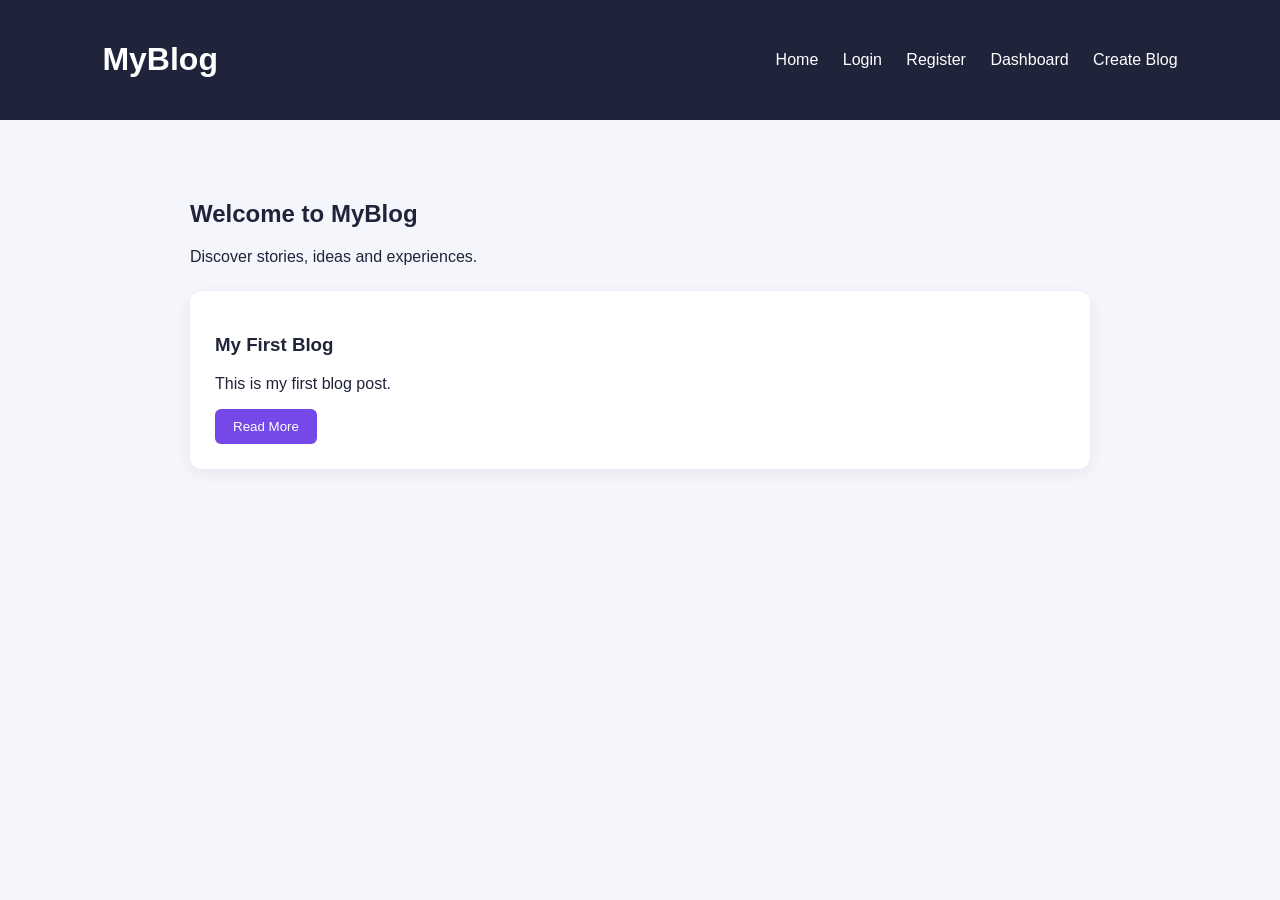
<file: index.html>
<!DOCTYPE html>
<html lang="en">
<head>
    <meta charset="UTF-8">
    <meta name="viewport" content="width=device-width, initial-scale=1.0">
    <title>My Blog | Codomax</title>
    <link rel="stylesheet" href="style.css">
</head>
<body>

    <header>
        <h1>MyBlog</h1>

        
    <nav>
    <a href="index.html">Home</a>
    <a href="login.html">Login</a>
    <a href="register.html">Register</a>
    <a href="dashboard.html">Dashboard</a>
    <a href="create_blog.html">Create Blog</a>
    </nav>
  
    </header>

    <main>
        <h2>Welcome to MyBlog</h2>
        <p>Discover stories, ideas and experiences.</p>

        <section class="blog-card">
            <h3>My First Blog</h3>
            <p>This is my first blog post.</p>
            <button onclick="showMessage()">Read More</button>
        </section>
    </main>

    <script src="script.js"></script>
</body>
</html>
</file>
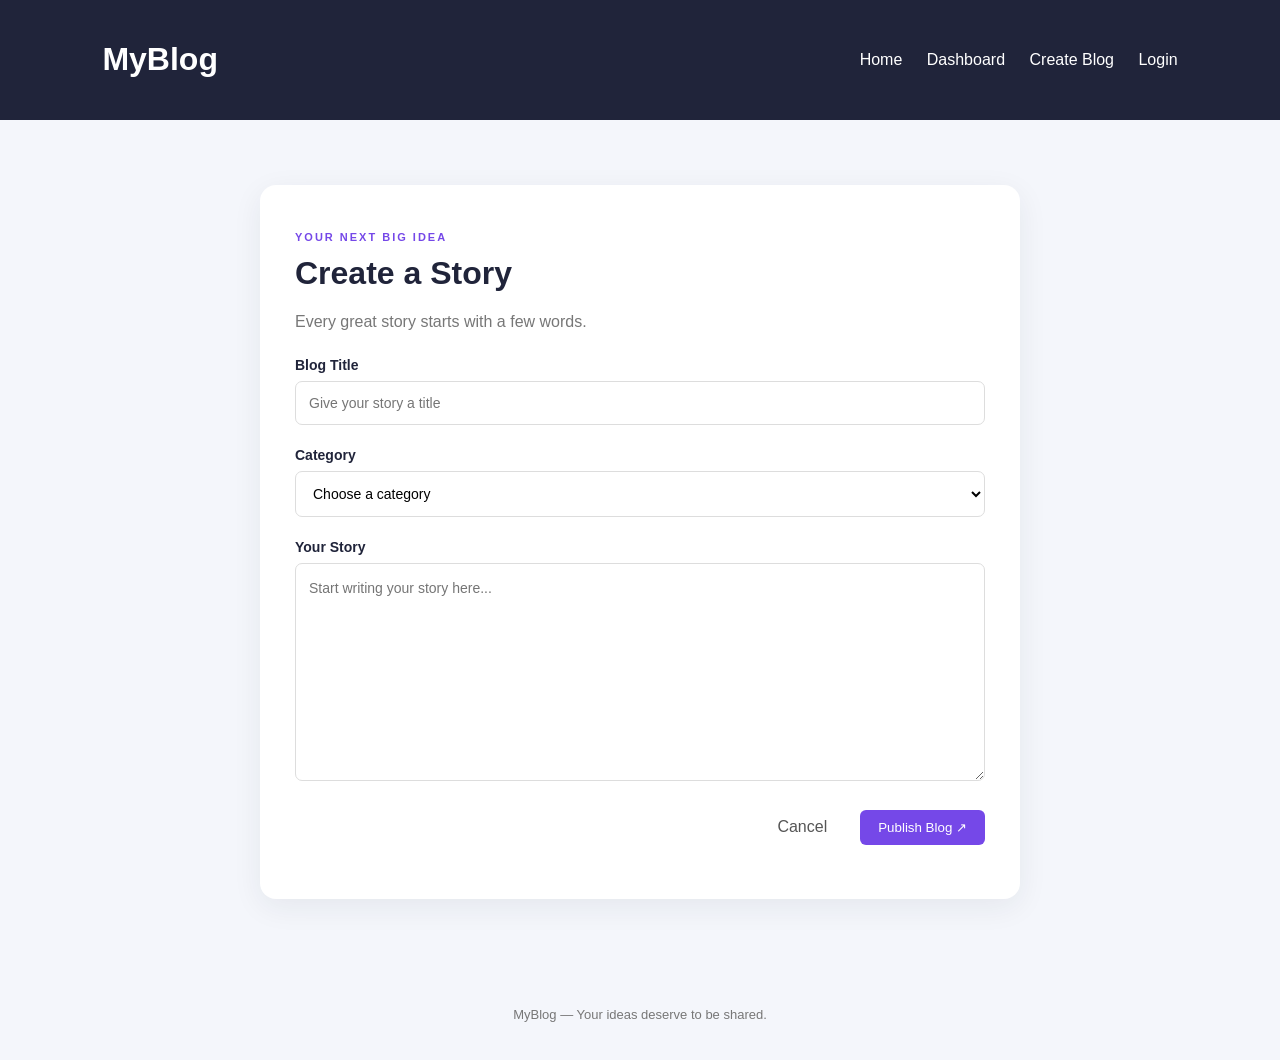
<file: create_blog.html>
<!DOCTYPE html>
<html lang="en">
<head>
    <meta charset="UTF-8">
    <meta name="viewport" content="width=device-width, initial-scale=1.0">
    <title>Create Blog | MyBlog</title>
    <link rel="stylesheet" href="style.css">
</head>
<body>

    <header>
        <h1>MyBlog</h1>
        <nav>
            <a href="index.html">Home</a>
            <a href="dashboard.html">Dashboard</a>
            <a href="create-blog.html">Create Blog</a>
            <a href="login.html">Login</a>
        </nav>
    </header>

    <main class="create-container">
        <div class="create-card">
            <p class="dashboard-label">YOUR NEXT BIG IDEA</p>
            <h2>Create a Story</h2>
            <p class="create-description">
                Every great story starts with a few words.
            </p>

            <form id="createBlogForm">
                <label for="blogTitle">Blog Title</label>
                <input type="text" id="blogTitle"
                       placeholder="Give your story a title" required>

                <label for="blogCategory">Category</label>
                <select id="blogCategory" required>
                    <option value="">Choose a category</option>
                    <option value="Technology">Technology</option>
                    <option value="Lifestyle">Lifestyle</option>
                    <option value="Education">Education</option>
                    <option value="Creativity">Creativity</option>
                    <option value="Other">Other</option>
                </select>

                <label for="blogContent">Your Story</label>
                <textarea id="blogContent" rows="8"
                          placeholder="Start writing your story here..."
                          required></textarea>

                <div class="create-actions">
                    <a href="dashboard.html" class="cancel-btn">
                        Cancel
                    </a>
                    <button type="submit">Publish Blog ↗</button>
                </div>

                <p id="createMessage" aria-live="polite"></p>
            </form>
        </div>
    </main>

    <footer>
        <p>MyBlog — Your ideas deserve to be shared.</p>
    </footer>

    <script src="script.js"></script>
</body>
</html>
</file>
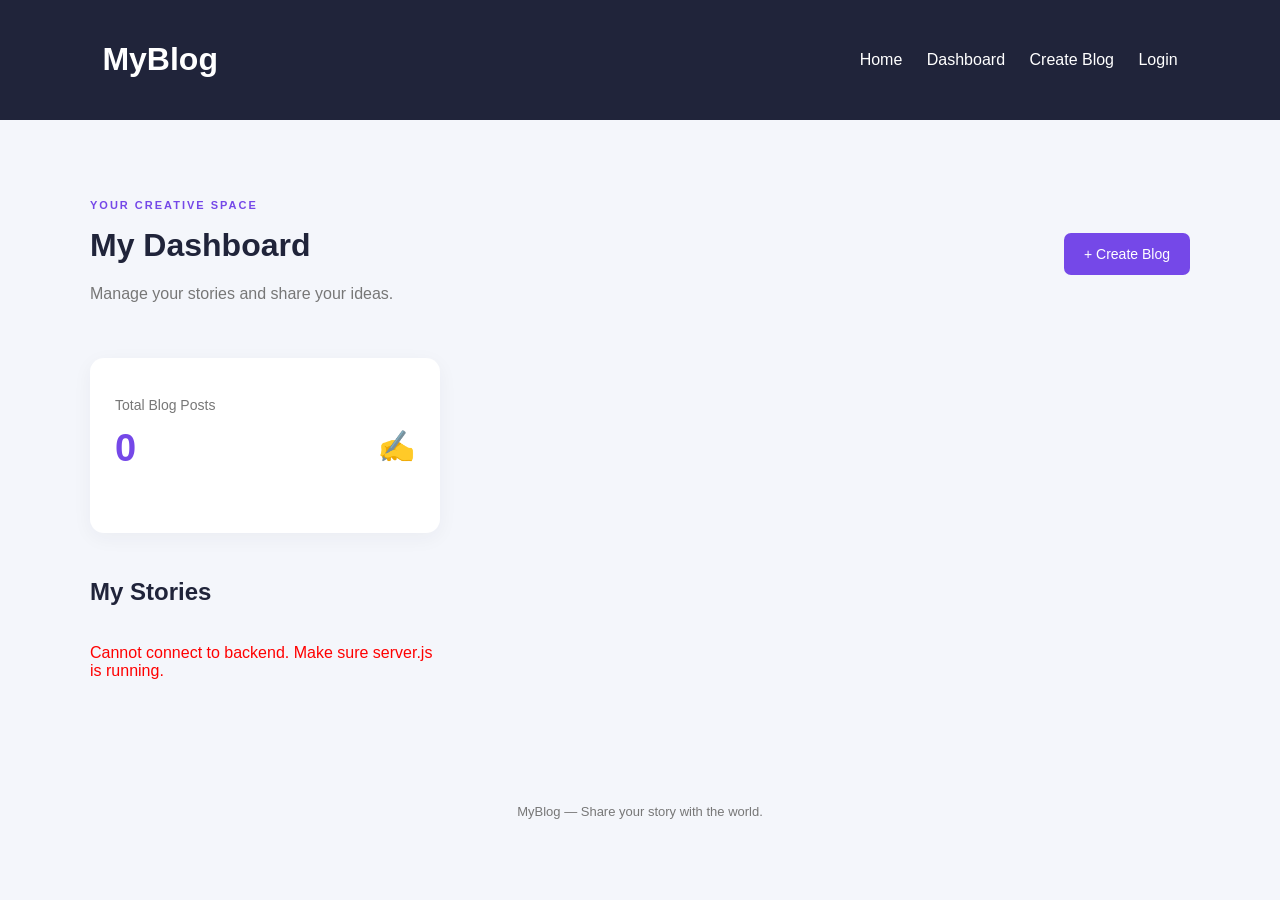
<file: dashboard.html>
<!DOCTYPE html>
<html lang="en">
<head>
    <meta charset="UTF-8">
    <meta name="viewport" content="width=device-width, initial-scale=1.0">
    <title>Dashboard | MyBlog</title>
    <link rel="stylesheet" href="style.css">
</head>
<body>

    <header>
        <h1>MyBlog</h1>
        <nav>
            <a href="index.html">Home</a>
            <a href="dashboard.html">Dashboard</a>
            <a href="create_blog.html">Create Blog</a>
            <a href="login.html">Login</a>
        </nav>
    </header>

    <main class="dashboard-container">
        <div class="dashboard-heading">
            <div>
                <p class="dashboard-label">YOUR CREATIVE SPACE</p>
                <h2>My Dashboard</h2>
                <p>Manage your stories and share your ideas.</p>
            </div>

            <a class="dashboard-create-btn" href="create_blog.html">
                + Create Blog
            </a>
        </div>

        <section class="stats-card">
            <div>
                <p>Total Blog Posts</p>
                <h3 id="totalPosts">0</h3>
            </div>
            <span class="stats-icon">✍️</span>
        </section>

        <section class="dashboard-posts">
            <h2>My Stories</h2>
            <div id="dashboardPosts" class="dashboard-grid"></div>
            <p id="noPosts" class="no-posts">
                No stories yet. Create your first blog!
            </p>
        </section>
    </main>

    <footer>
        <p>MyBlog — Share your story with the world.</p>
    </footer>

    <script src="script.js"></script>
</body>
</html>
</file>
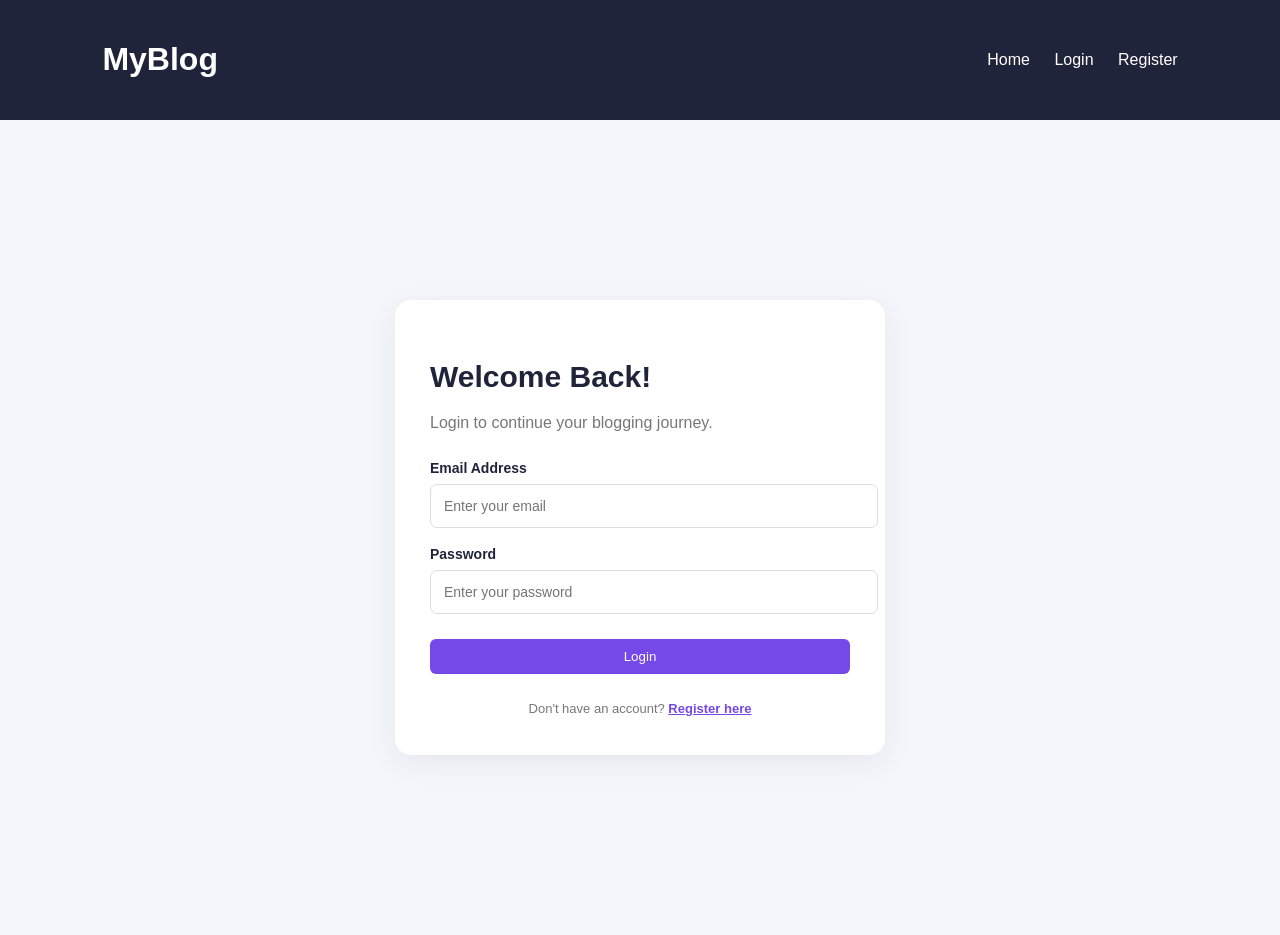
<file: login.html>
<!DOCTYPE html>
<html lang="en">
<head>
    <meta charset="UTF-8">
    <meta name="viewport" content="width=device-width, initial-scale=1.0">
    <title>Login | MyBlog</title>
    <link rel="stylesheet" href="style.css">
</head>
<body>

    <header>
        <h1>MyBlog</h1>
        <nav>
            <a href="index.html">Home</a>
            <a href="login.html">Login</a>
            <a href="register.html">Register</a>
        </nav>
    </header>

    <main class="login-container">
        <div class="login-card">
            <h2>Welcome Back!</h2>
            <p>Login to continue your blogging journey.</p>

            <form id="loginForm">
                <label for="email">Email Address</label>
                <input type="email" id="email"
                       placeholder="Enter your email" required>

                <label for="password">Password</label>
                <input type="password" id="password"
                       placeholder="Enter your password" required>

                <button type="submit">Login</button>
            </form>

            <p id="message"></p>

            <p class="register-link">
                Don't have an account?
                <a href="register.html">Register here</a>
            </p>
        </div>
    </main>

    <script src="script.js"></script>
</body>
</html>
</file>
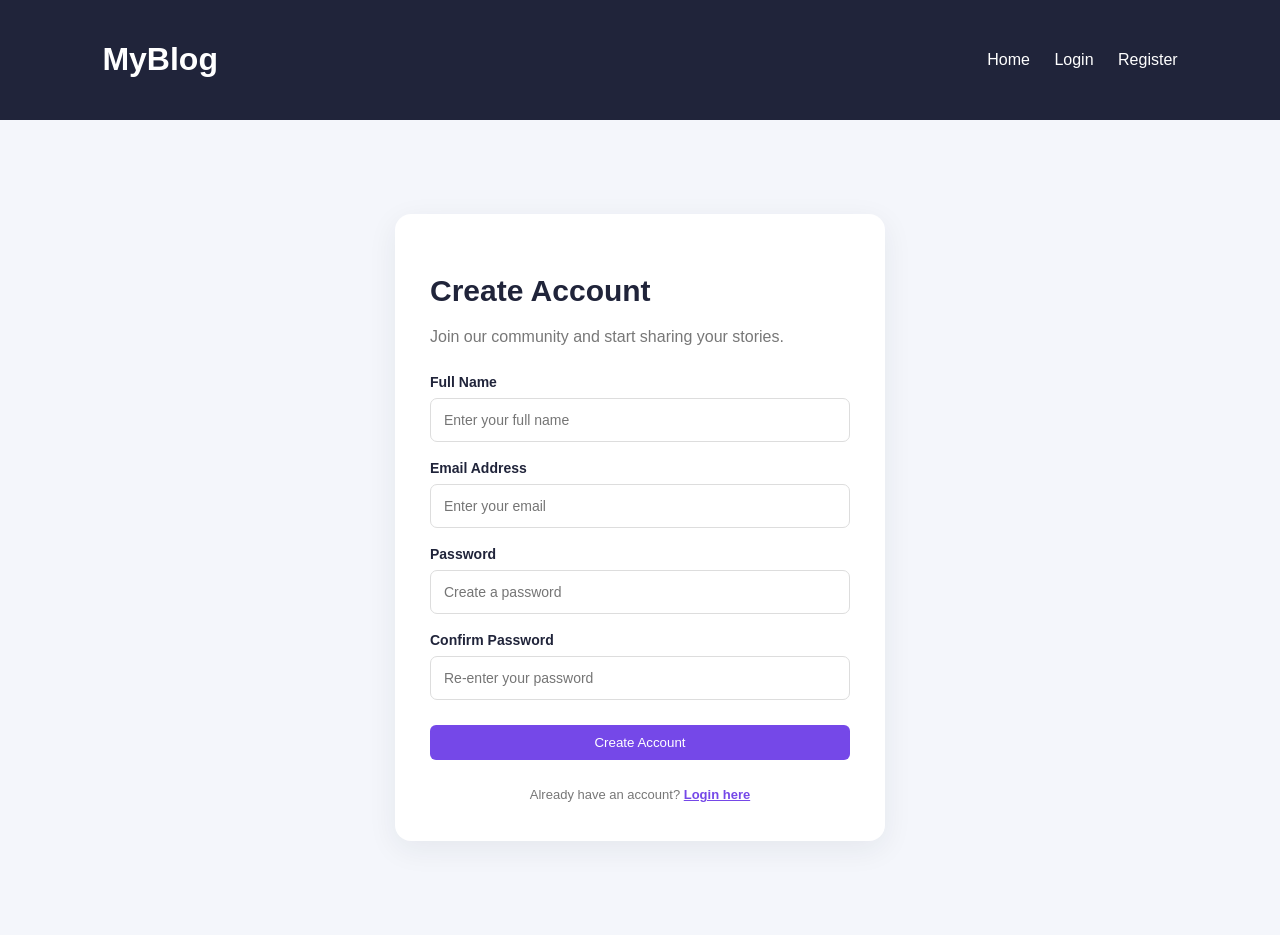
<file: register.html>
<!DOCTYPE html>
<html lang="en">
<head>
    <meta charset="UTF-8">
    <meta name="viewport" content="width=device-width, initial-scale=1.0">
    <title>Register | MyBlog</title>
    <link rel="stylesheet" href="style.css">
</head>
<body>

    <header>
        <h1>MyBlog</h1>
        <nav>
            <a href="index.html">Home</a>
            <a href="login.html">Login</a>
            <a href="register.html">Register</a>
        </nav>
    </header>

    <main class="login-container">
        <div class="login-card">
            <h2>Create Account</h2>
            <p>Join our community and start sharing your stories.</p>

            <form id="registerForm">
                <label for="name">Full Name</label>
                <input type="text" id="name"
                       placeholder="Enter your full name" required>

                <label for="regEmail">Email Address</label>
                <input type="email" id="regEmail"
                       placeholder="Enter your email" required>

                <label for="regPassword">Password</label>
                <input type="password" id="regPassword"
                       placeholder="Create a password"
                       minlength="6" required>

                <label for="confirmPassword">Confirm Password</label>
                <input type="password" id="confirmPassword"
                       placeholder="Re-enter your password"
                       minlength="6" required>

                <button type="submit">Create Account</button>
            </form>

            <p id="registerMessage" aria-live="polite"></p>

            <p class="register-link">
                Already have an account?
                <a href="login.html">Login here</a>
            </p>
        </div>
    </main>

    <script src="script.js"></script>
</body>
</html>
</file>
<file: style.css>
body {
    font-family: Arial, sans-serif;
    margin: 0;
    background: #f4f6fb;
    color: #20243a;
}

header {
    background: #20243a;
    color: white;
    padding: 20px 8%;
    display: flex;
    justify-content: space-between;
    align-items: center;
}

nav a {
    color: white;
    text-decoration: none;
    margin-left: 20px;
}

main {
    max-width: 900px;
    margin: 40px auto;
    padding: 20px;
}

.blog-card {
    background: white;
    padding: 25px;
    border-radius: 12px;
    margin-top: 25px;
    box-shadow: 0 4px 15px #00000010;
}

button {
    background: #7548e8;
    color: white;
    padding: 10px 18px;
    border: none;
    border-radius: 6px;
    cursor: pointer;
}


/* Login Page */

.login-container {
    min-height: 75vh;
    display: flex;
    justify-content: center;
    align-items: center;
    padding: 30px 20px;
}

.login-card {
    width: 100%;
    max-width: 420px;
    padding: 35px;
    background: white;
    border-radius: 16px;
    box-shadow: 0 8px 30px #20243a12;
}

.login-card h2 {
    font-size: 30px;
    margin-bottom: 10px;
}

.login-card > p {
    color: #777;
    margin-bottom: 25px;
    line-height: 1.6;
}

#loginForm label {
    display: block;
    margin: 18px 0 8px;
    font-size: 14px;
    font-weight: bold;
}

#loginForm input {
    width: 100%;
    padding: 13px;
    border: 1px solid #ddd;
    border-radius: 7px;
    font-size: 14px;
    outline: none;
}

#loginForm input:focus {
    border-color: #7548e8;
}

#loginForm button {
    width: 100%;
    margin-top: 25px;
}

.login-card .register-link {
    margin: 20px 0 0;
    text-align: center;
    font-size: 13px;
}

.register-link a {
    color: #7548e8;
    font-weight: bold;
}


/* Fix Register Form Layout */

#registerForm label {
    display: block;
    margin: 18px 0 8px;
    font-size: 14px;
    font-weight: bold;
}

#registerForm input {
    display: block;
    width: 100%;
    box-sizing: border-box;
    padding: 13px;
    border: 1px solid #ddd;
    border-radius: 7px;
    font-size: 14px;
    outline: none;
}

#registerForm input:focus {
    border-color: #7548e8;
}

#registerForm button {
    display: block;
    width: 100%;
    margin-top: 25px;
}

/* Dashboard and Create Blog Pages */

.dashboard-container,
.create-container {
    max-width: 1100px;
    margin: 45px auto;
    padding: 20px;
}

.dashboard-heading {
    display: flex;
    justify-content: space-between;
    align-items: center;
    gap: 20px;
    flex-wrap: wrap;
}

.dashboard-heading h2,
.create-card h2 {
    font-size: 32px;
    margin: 12px 0;
    color: #20243a;
}

.dashboard-heading p,
.create-description {
    color: #777;
    line-height: 1.7;
}

.dashboard-label {
    color: #7548e8 !important;
    font-size: 11px;
    font-weight: bold;
    letter-spacing: 2px;
}

.dashboard-create-btn {
    display: inline-block;
    padding: 13px 20px;
    background: #7548e8;
    color: white;
    border-radius: 7px;
    text-decoration: none;
    font-size: 14px;
}

.dashboard-create-btn:hover {
    background: #6036cf;
}

.stats-card {
    margin-top: 35px;
    max-width: 300px;
    background: white;
    padding: 25px;
    border-radius: 14px;
    display: flex;
    justify-content: space-between;
    align-items: center;
    box-shadow: 0 5px 20px #20243a0c;
}

.stats-card p {
    color: #777;
    font-size: 14px;
}

.stats-card h3 {
    font-size: 38px;
    margin-top: 10px;
    color: #7548e8;
}

.stats-icon {
    font-size: 30px;
}

.dashboard-posts {
    margin-top: 45px;
}

.dashboard-posts > h2 {
    margin-bottom: 22px;
}

.dashboard-grid {
    display: grid;
    grid-template-columns: repeat(3, minmax(0, 1fr));
    gap: 20px;
}

.dashboard-blog-card {
    background: white;
    padding: 22px;
    border-radius: 12px;
    box-shadow: 0 5px 20px #20243a0c;
    overflow-wrap: anywhere;
}

.dashboard-blog-card h3 {
    margin: 12px 0;
    color: #20243a;
}

.dashboard-blog-card p {
    color: #666;
    line-height: 1.7;
    font-size: 14px;
    white-space: pre-wrap;
}

.blog-category {
    color: #7548e8;
    font-size: 11px;
    font-weight: bold;
    text-transform: uppercase;
}

.blog-date {
    display: block;
    margin-top: 15px;
    color: #999;
    font-size: 11px;
}

.no-posts {
    padding: 30px;
    background: white;
    border-radius: 12px;
    color: #777;
    text-align: center;
}

/* Create Blog Form */

.create-container {
    max-width: 760px;
}

.create-card {
    background: white;
    padding: 35px;
    border-radius: 16px;
    box-shadow: 0 8px 30px #20243a12;
}

#createBlogForm label {
    display: block;
    margin: 22px 0 8px;
    font-weight: bold;
    font-size: 14px;
}

#createBlogForm input,
#createBlogForm select,
#createBlogForm textarea {
    display: block;
    width: 100%;
    box-sizing: border-box;
    padding: 13px;
    border: 1px solid #ddd;
    border-radius: 7px;
    font-family: Arial, sans-serif;
    font-size: 14px;
    background: white;
}

#createBlogForm textarea {
    resize: vertical;
    line-height: 1.7;
}

#createBlogForm input:focus,
#createBlogForm select:focus,
#createBlogForm textarea:focus {
    outline: 2px solid #d8ccff;
    border-color: #7548e8;
}

.create-actions {
    margin-top: 25px;
    display: flex;
    justify-content: flex-end;
    align-items: center;
    gap: 15px;
}

.cancel-btn {
    padding: 12px 18px;
    color: #555;
    text-decoration: none;
}

#createBlogForm button {
    margin: 0;
}

footer {
    margin-top: 50px;
    padding: 25px;
    text-align: center;
    color: #777;
    font-size: 13px;
}

@media (max-width: 700px) {
    .dashboard-grid {
        grid-template-columns: 1fr;
    }

    .dashboard-container,
    .create-container {
        margin: 20px auto;
        padding: 15px;
    }

    .create-card {
        padding: 22px;
    }

    .dashboard-heading h2,
    .create-card h2 {
        font-size: 27px;
    }

    header {
        flex-wrap: wrap;
        gap: 15px;
    }

    header nav {
        flex-wrap: wrap;
        gap: 12px;
    }
}
</file>
